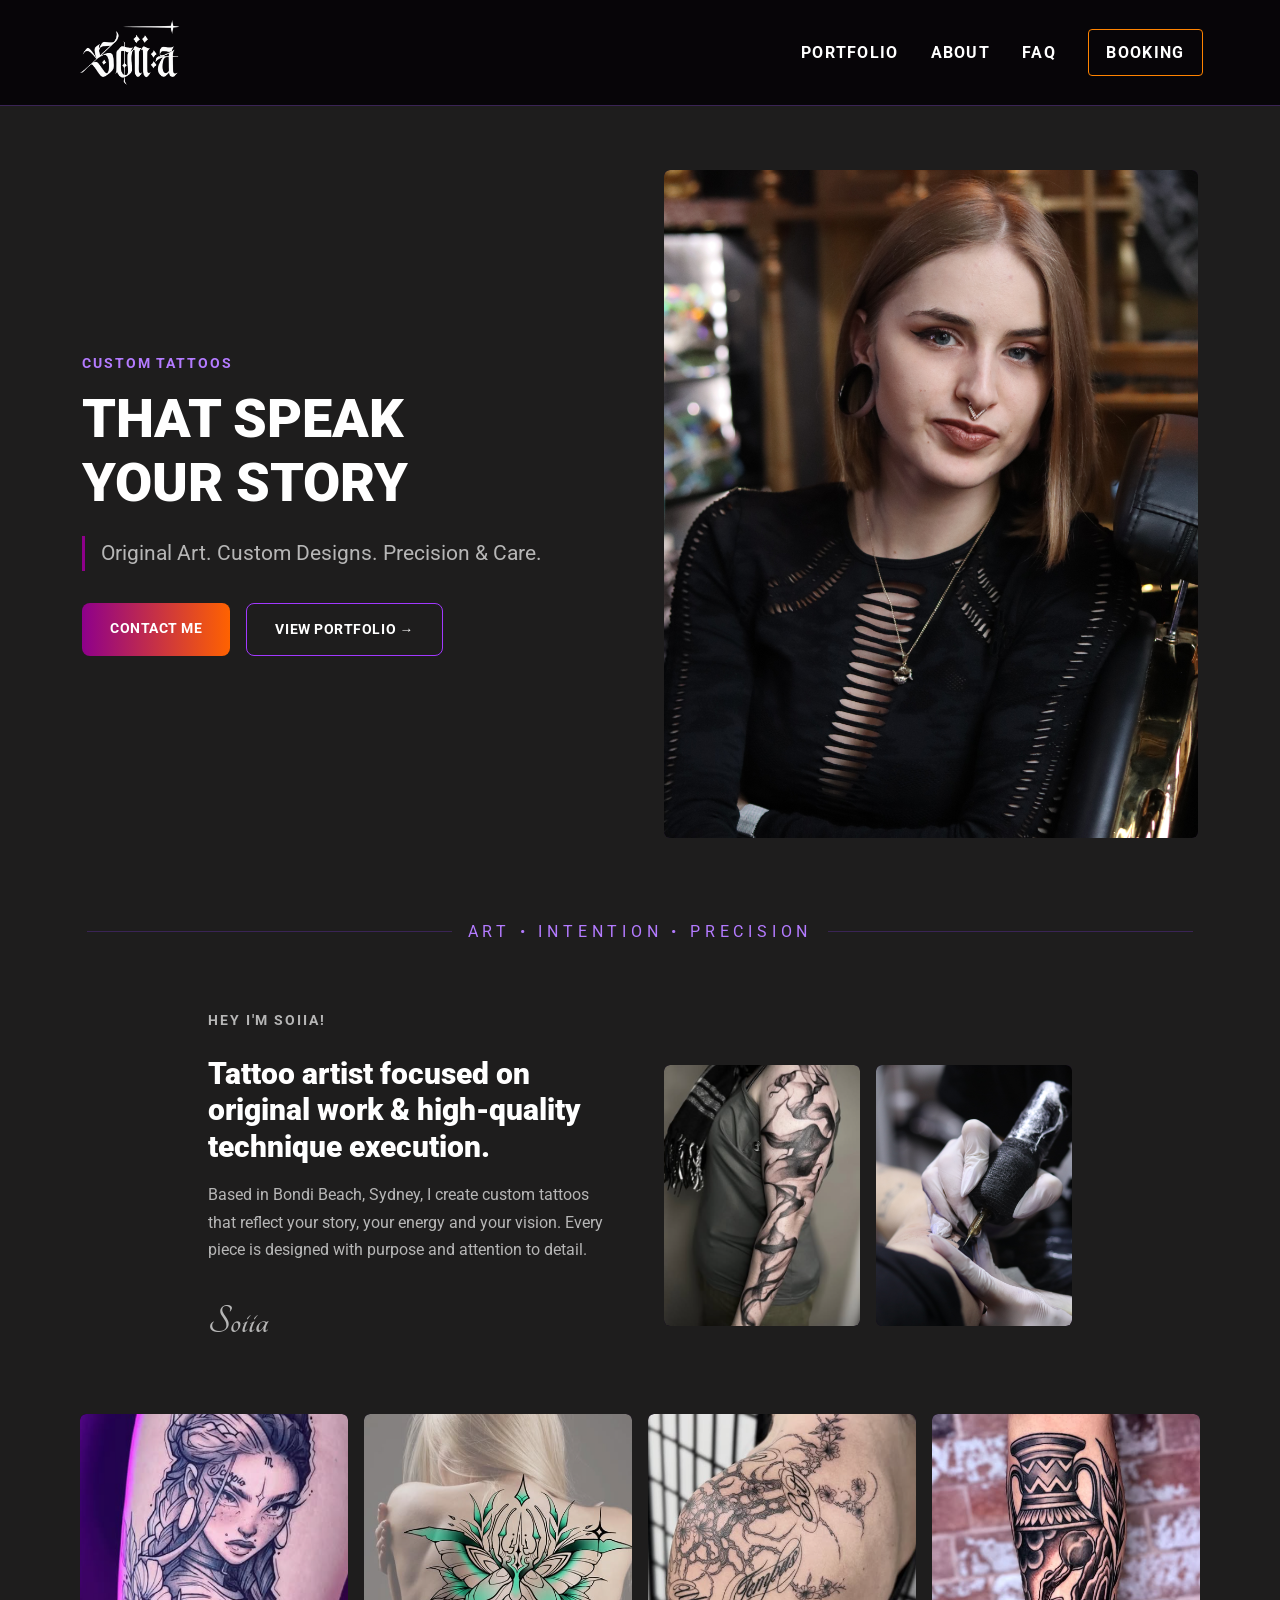
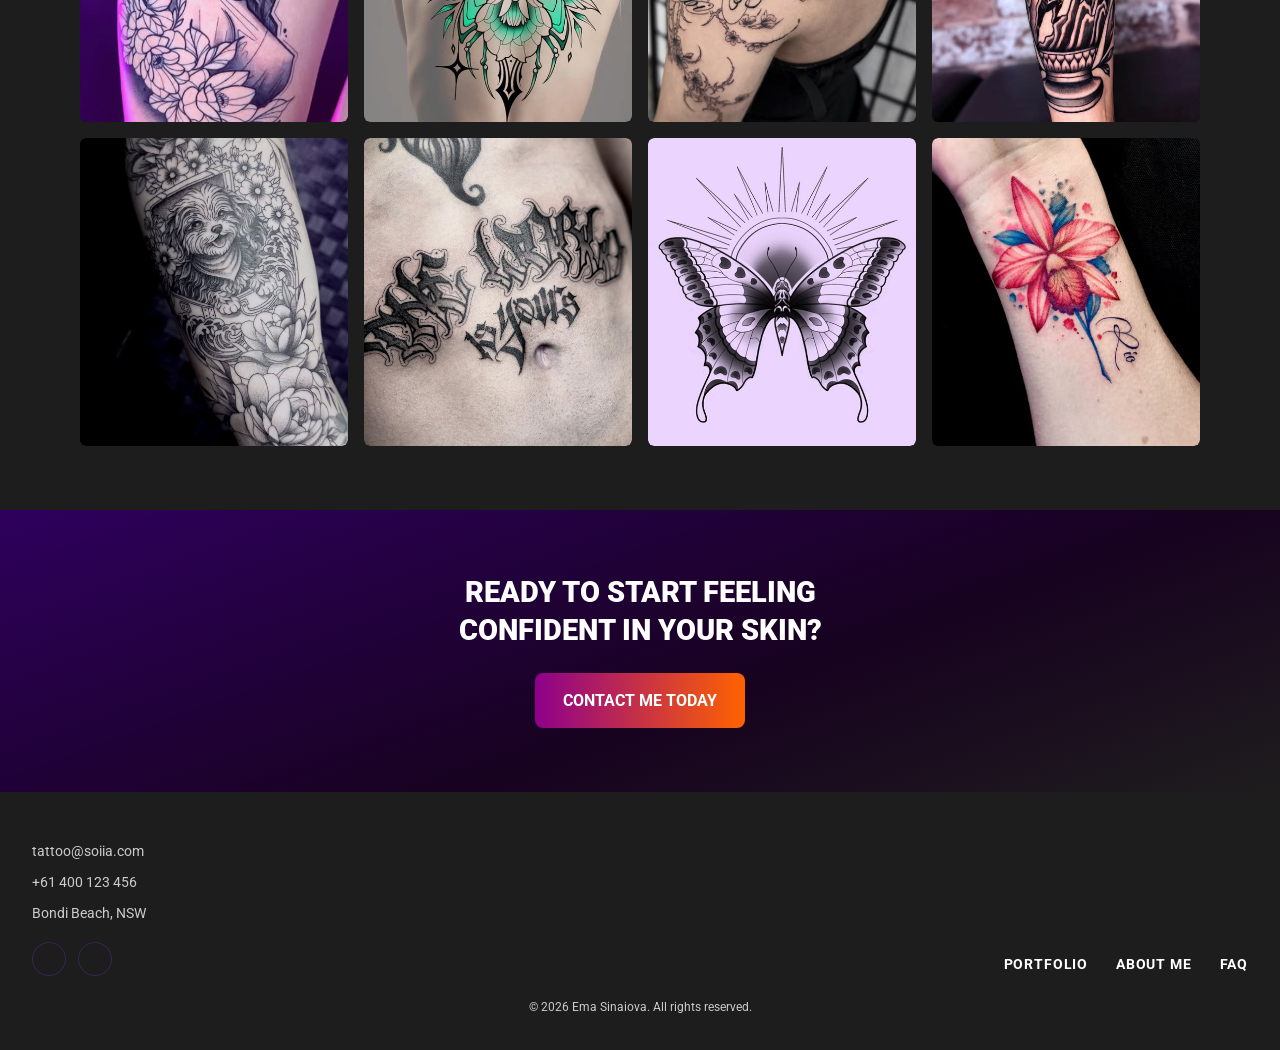
<file: index.html>
<!DOCTYPE html>
<html lang="en">
<head>
  <title>Soiia Tattooartist</title>
    <meta name="viewport" content="width=device-width,initial-scale=1.0">
  <link rel="stylesheet" href="style.css">
</head>




<body>
  <header id="site-header">
  <div class="header-inner">
     
  <a href="index.html">
     <img src="logo.png" class="logo" alt="logo">
  </a>
    <nav class="navigation">
      <a href="#portfolio">Portfolio</a>
      <a href="#about">About</a>
      <a href="booking.html#faq">FAQ</a>
      <a href="booking.html" class="nav-book">Booking</a>
    </nav>
    </div>
</header>


  
 <div class="content" id="hero">
  <div class="hero-text">
    <p class="eyebrow">CUSTOM TATTOOS</p>
    <h1>THAT SPEAK<br>YOUR STORY</h1>
    <p class="hero-sub">Original Art. Custom Designs. Precision & Care.</p>
    <div class="button-row">
      <a href="booking.html" class="btn btn-primary">Contact Me</a>
      <a href="#portfolio" class="btn btn-outline">View Portfolio &rarr;</a>
    </div>
  </div>



  <div class="hero-photo photo-frame">
    <img src="photo1.jpeg" alt="Soiia tattooing a client in the studio" class="frame-img">
  </div>
</div>




<div class="divider-row">
  <div class="divider-line"></div>
  <p>Art &bull; Intention &bull; Precision</p>
  <div class="divider-line"></div>
</div>




  <div class="about" id="about">
  <div class="about-text">
    <p class="eyebrow">Hey I'm Soiia!</p>
    <h2>Tattoo artist focused on original work & high-quality technique execution.</h2>
    <p>
      Based in Bondi Beach, Sydney, I create custom tattoos that reflect
      your story, your energy and your vision. Every piece is
      designed with purpose and attention to detail.
    </p>
    <p class="signature">Soiia</p>
  </div>

  <div class="about-photos">
    <div class="photo-frame">
      <img src="sleeve-fumes.png" alt="Sleeve Fumes" class="frame-img">
    </div>
    <div class="photo-frame">
      <img src="tattoomachine.jpeg" alt="Tattoo Machine" class="frame-img">
    </div>
  </div>
</div>



  <div class="portfolio" id="portfolio">
 
  <div class="gallery-grid">
    <div class="photo-frame">
      <img src="portrait_tattoo.png" alt="Portrait Tattoo" class="frame-img">
    </div>
    <div class="photo-frame">
      <img src="backpiece.png" alt="Backpiece" class="frame-img">
    </div>
    <div class="photo-frame">
      <img src="cyber-tattoo.png" alt="Cyber Tattoo" class="frame-img">
    </div>
    <div class="photo-frame">
      <img src="vase.png" alt="Vase tattoo" class="frame-img">
    </div>
    <div class="photo-frame">
      <img src="dogtattoo.png" alt="Dog Tattoo" class="frame-img">
    </div>
    <div class="photo-frame">
      <img src="belly-tattoo.png" alt="Belly Tattoo" class="frame-img">
    </div>
    <div class="photo-frame">
      <img src="butterfly.png" alt="Butterfly" class="frame-img">
    </div>
    <div class="photo-frame">
      <img src="flower-design.png" alt="Flower Design" class="frame-img">
    </div>
  </div>
</div>





  <div class="cta-banner">
  <h2>READY TO START FEELING<br>CONFIDENT IN YOUR SKIN?</h2>
  <a href="booking.html" class="btn-primary">CONTACT ME TODAY</a>
</div>


  

  
  <footer class="footer">
  <div class="footer-top">
    <div class="footer-brand">
      <p><a href="mailto:tattoo@soiia.com">tattoo@soiia.com</a></p>
      <p><a href="tel:+61400123456">+61 400 123 456</a></p>
      <p>Bondi Beach, NSW</p>

      <div class="footer-social">
        <a href="https://instagram.com/"><i class="fa-brands fa-instagram"></i></a>
        <a href="https://tiktok.com/"><i class="fa-brands fa-tiktok"></i></a>
      </div>
    </div>

    <nav class="footer-links">
      <a href="#portfolio">Portfolio</a>
      <a href="#about">About Me</a>
      <a href="booking.html#faq">FAQ</a>
    </nav>
  </div>

  <div class="footer-bottom">
    &copy; 2026 Ema Sinaiova. All rights reserved.
  </div>
</footer>

</body>
</html>
</file>
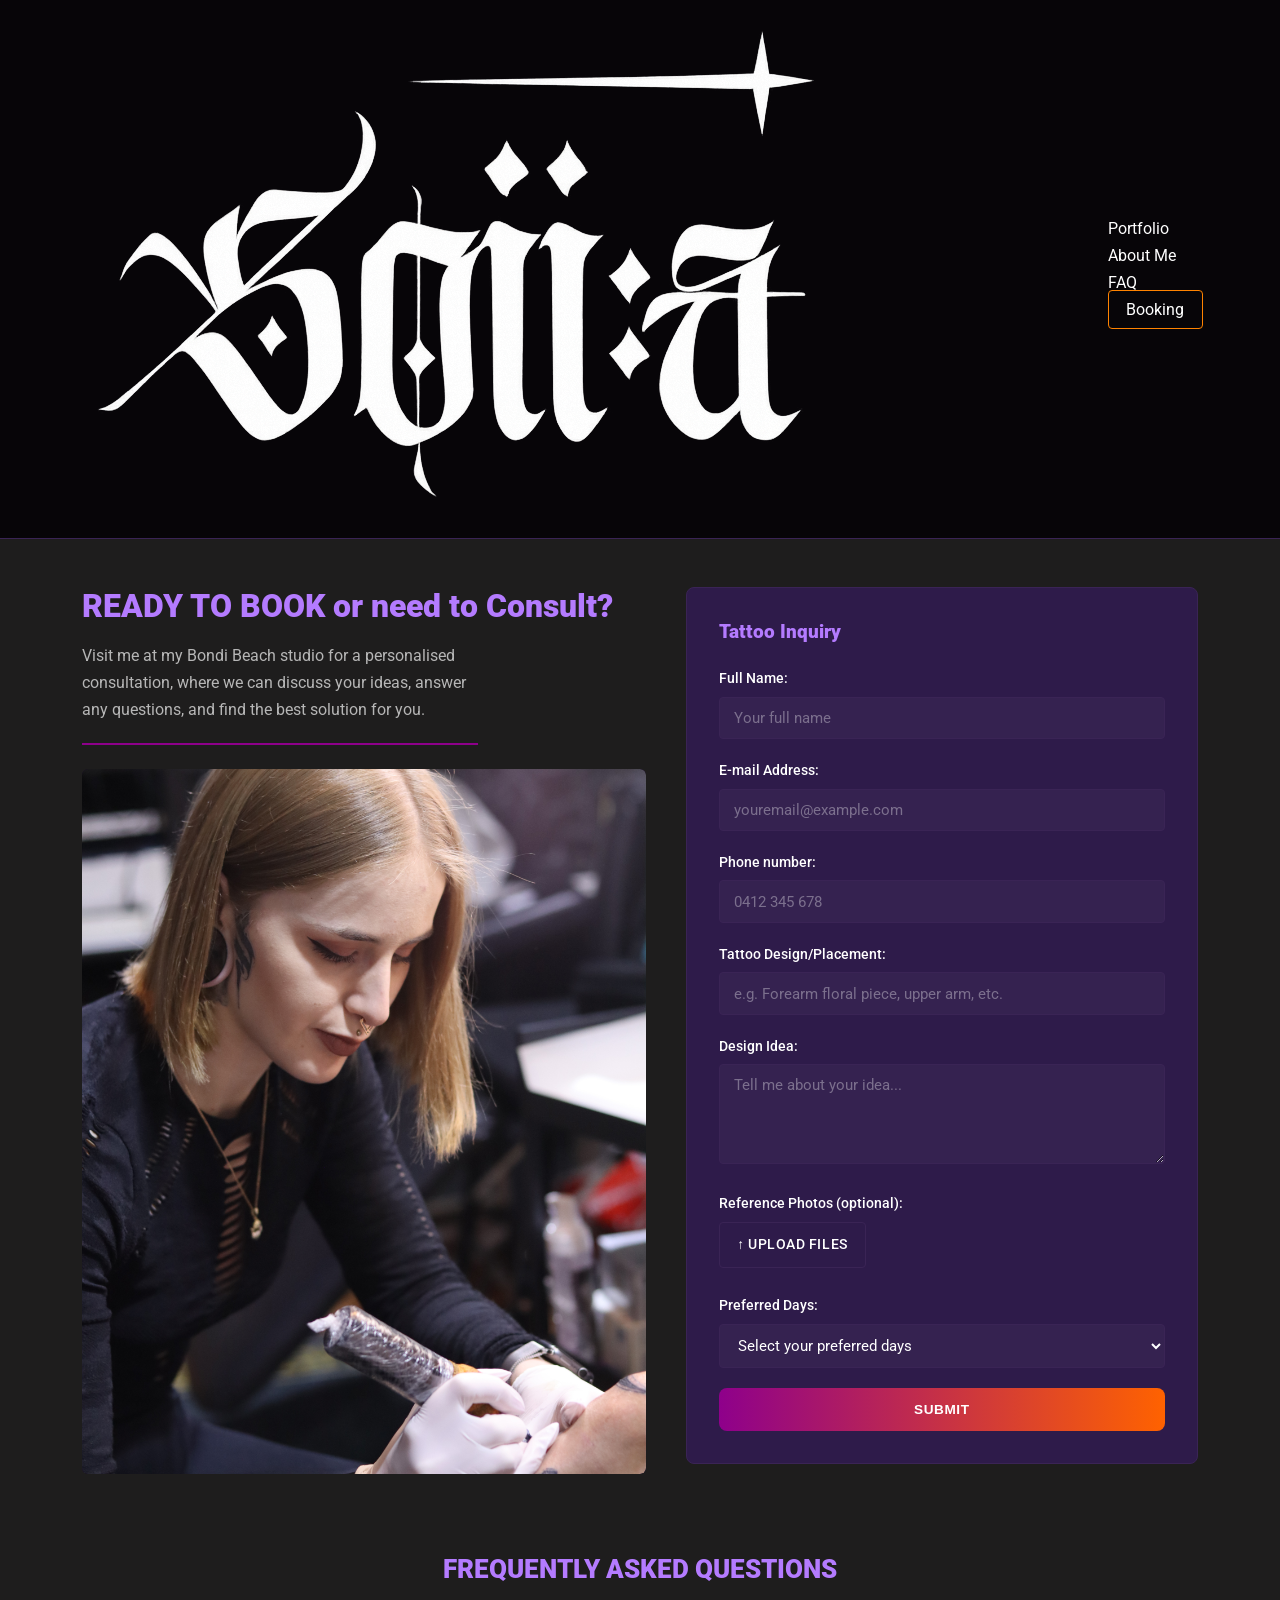
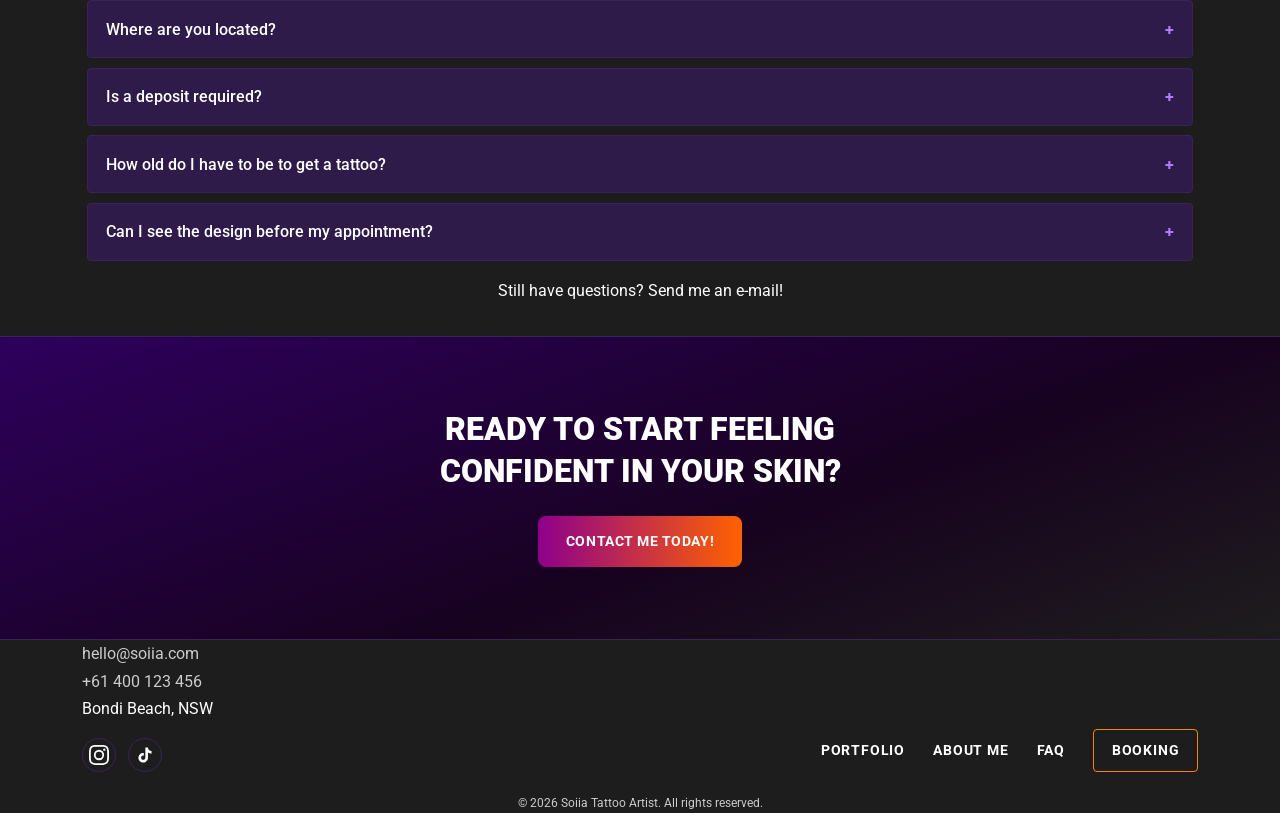
<file: booking.html>
<!DOCTYPE html>
<html lang="en">
<head>
  <meta charset="UTF-8">
  <meta name="viewport" content="width=device-width, initial-scale=1.0">
  <title>Soiia — Booking &amp; Consultation</title>
  <meta name="description" content="Book a tattoo consultation with Soiia, or send an inquiry with your design idea, placement, and preferred days.">
  <link rel="stylesheet" href="style.css">
</head>
<body>

  <header id="site-header">
    <input type="checkbox" id="nav-toggle" class="nav-toggle">

    <div class="header-inner">
      <a href="booking.html" class="logo-word"><img src="logo.png" 
  class="logo-img"></a>

      <nav class="main-nav" aria-label="Primary">
        <ul>
          <li><a href="index.html#portfolio">Portfolio</a></li>
          <li><a href="index.html#about">About Me</a></li>
          <li><a href="#faq">FAQ</a></li>
          <li><a href="booking.html" class="nav-book">Booking</a></li>
        </ul>
      </nav>

      <div class="mobile-controls">
        <a href="booking.html" class="nav-book">Booking</a>
        <label for="nav-toggle" class="hamburger-btn" aria-label="Open menu">&#9776;</label>
      </div>
    </div>

    <div class="mobile-nav-panel">
      <a href="index.html#portfolio">Portfolio</a>
      <a href="index.html#about">About Me</a>
      <a href="#faq">FAQ</a>
    </div>
  </header>


  <section id="booking-columns">
  <div class="wrap">

    <div class="consult-intro">
      <h1>READY TO BOOK or need to Consult?</h1>
      <p>Visit me at my Bondi Beach studio for a personalised consultation, where we can discuss your ideas, answer any questions, and find the best solution for you.</p>
      <div class="hero-photo photo-frame">
        <img src="metattooing.jpeg" alt="Soiia tattooing a client in the studio" class="frame-img">
      </div>
    </div>

    <div class="inquiry-panel">
      <h2>Tattoo Inquiry</h2>
      <form id="booking-form" action="mailto:hello@soiia.com" method="post">
        
        <div class="form-row">
          <label for="full-name">Full Name:</label>
          <input type="text" id="full-name" name="full-name" placeholder="Your full name" required>
        </div>
        <div class="form-row">
          <label for="email">E-mail Address:</label>
          <input type="email" id="email" name="email" placeholder="youremail@example.com" required>
        </div>
        <div class="form-row">
          <label for="phone">Phone number:</label>
          <input type="tel" id="phone" name="phone" placeholder="0412 345 678">
        </div>
        <div class="form-row">
          <label for="placement">Tattoo Design/Placement:</label>
          <input type="text" id="placement" name="placement" placeholder="e.g. Forearm floral piece, upper arm, etc." required>
        </div>
        <div class="form-row">
          <label for="idea">Design Idea:</label>
          <textarea id="idea" name="idea" placeholder="Tell me about your idea..." required></textarea>
        </div>
        <div class="form-row">
          <label for="reference-photos">Reference Photos (optional):</label>
          <label class="file-upload-label" for="reference-photos">&#8593; Upload Files</label>
          <input type="file" id="reference-photos" name="reference-photos" accept="image/*" multiple>
        </div>
        <div class="form-row">
          <label for="preferred-days">Preferred Days:</label>
          <select id="preferred-days" name="preferred-days" required>
            <option value="">Select your preferred days</option>
            <option value="weekday-morning">Weekday mornings</option>
            <option value="weekday-afternoon">Weekday afternoons</option>
            <option value="saturday">Saturday</option>
            <option value="flexible">Flexible / not sure</option>
          </select>
        </div>
        <button type="submit" class="btn btn-primary form-submit">Submit</button>
      </form>
    </div>

  </div>

  <div class="faq-section" id="faq">
    <h2>FREQUENTLY ASKED QUESTIONS</h2>
    <details class="faq-item">
      <summary>Where are you located?</summary>
      <p>The studio is based in Bondi Beach, NSW. Full address details are shared once your consultation is confirmed.</p>
    </details>
    <details class="faq-item">
      <summary>Is a deposit required?</summary>
      <p>Yes — a non-refundable deposit secures your booking once the design and date are confirmed. It's deducted from the final session cost.</p>
    </details>
    <details class="faq-item">
      <summary>How old do I have to be to get a tattoo?</summary>
      <p>You must be 18 or older with valid photo ID. No exceptions, regardless of parental consent.</p>
    </details>
    <details class="faq-item">
      <summary>Can I see the design before my appointment?</summary>
      <p>Yes — final artwork is shared for approval ahead of your session, with time for any small adjustments.</p>
    </details>
    <p class="faq-more">Still have questions? <a href="mailto:hello@soiia.com">Send me an e-mail!</a></p>
  </div>

  <div class="cta-inline">
    <h2>READY TO START FEELING<br>CONFIDENT IN YOUR SKIN?</h2>
    <a href="mailto:hello@soiia.com" class="btn btn-primary">Contact Me Today!</a>
  </div>

</section>
 <footer id="site-footer">
    <div class="wrap">
      <div class="footer-top">
        <div class="footer-brand">
          <ul class="footer-contact">
            <li><a href="mailto:hello@soiia.com">hello@soiia.com</a></li>
            <li><a href="tel:+61400123456">+61 400 123 456</a></li>
            <li>Bondi Beach, NSW</li>
          </ul>
          <div class="footer-social">
            <a href="https://instagram.com/soiia" class="social-icon" aria-label="Instagram" target="_blank" rel="noopener">
              <svg viewBox="0 0 24 24" width="20" height="20" fill="currentColor">
                <path d="M12 2.163c3.204 0 3.584.012 4.85.07 3.252.148 4.771 1.691 4.919 4.919.058 1.265.069 1.645.069 4.849 0 3.205-.012 3.584-.069 4.849-.149 3.225-1.664 4.771-4.919 4.919-1.266.058-1.644.07-4.85.07-3.204 0-3.584-.012-4.849-.07-3.26-.149-4.771-1.699-4.919-4.92-.058-1.265-.07-1.644-.07-4.849 0-3.204.013-3.583.07-4.849.149-3.227 1.664-4.771 4.919-4.919 1.266-.057 1.645-.069 4.849-.069zm0-2.163c-3.259 0-3.667.014-4.947.072-4.358.2-6.78 2.618-6.98 6.98-.059 1.281-.073 1.689-.073 4.948 0 3.259.014 3.668.072 4.948.2 4.358 2.618 6.78 6.98 6.98 1.281.058 1.689.072 4.948.072 3.259 0 3.668-.014 4.948-.072 4.354-.2 6.782-2.618 6.979-6.98.059-1.28.073-1.689.073-4.948 0-3.259-.014-3.667-.072-4.947-.196-4.354-2.617-6.78-6.979-6.98-1.281-.059-1.69-.073-4.949-.073zm0 5.838a6.162 6.162 0 1 0 0 12.324 6.162 6.162 0 0 0 0-12.324zm0 10.162a4 4 0 1 1 0-8 4 4 0 0 1 0 8zm6.406-11.845a1.44 1.44 0 1 0 0 2.881 1.44 1.44 0 0 0 0-2.881z"/>
              </svg>
            </a>
            <a href="https://tiktok.com/@soiia" class="social-icon" aria-label="TikTok" target="_blank" rel="noopener">
              <svg viewBox="0 0 24 24" width="20" height="20" fill="currentColor">
                <path d="M16.6 5.82s.51.5 0 0A4.278 4.278 0 0 1 15.54 3h-3.09v12.4a2.592 2.592 0 0 1-2.59 2.5c-1.42 0-2.6-1.16-2.6-2.6 0-1.72 1.66-3.01 3.37-2.48V9.66c-3.45-.46-6.47 2.22-6.47 5.64 0 3.33 2.76 5.7 5.69 5.7 3.14 0 5.69-2.55 5.69-5.7V9.01a7.35 7.35 0 0 0 4.3 1.38V7.3s-1.88.09-3.24-1.48z"/>
              </svg>
            </a>
          </div>
        </div>

        <nav class="footer-links" aria-label="Footer">
          <a href="index.html#portfolio">Portfolio</a>
          <a href="index.html#about">About Me</a>
          <a href="#faq">FAQ</a>
          <a href="booking.html" class="nav-book">Booking</a>
        </nav>
      </div>

      <div class="footer-bottom">
        &copy; 2026 Soiia Tattoo Artist. All rights reserved.
      </div>
    </div>
  </footer>

</body>
</html>
</file>
<file: style.css>
@import url('https://fonts.googleapis.com/css2?family=Pirata+One&family=Tangerine:wght@700&family=Roboto:wght@400;500;700;900&display=swap');

:root {
  --bg: #1e1d1d;
  --panel: #2e1b4a;
  --panel-border: #3a2455;
  --ink: #2E005D;
  --indigo: #5C008B;
  --magenta: #8E008B;
  --orange: #FF8300;
  --blaze: #FF6200;
  --accent: #b47bff;  
  --white: #FFFFFF;
  --muted: rgba(255,255,255,0.68);
  --gradient-cta: linear-gradient(90deg, var(--magenta), var(--blaze));
  --gradient-banner: linear-gradient(160deg, var(--ink) 0%, #17021f 60%, var(--bg) 100%);
}

* { box-sizing: border-box; margin: 0; padding: 0; }
html { scroll-behavior: smooth; }

body {
  background: var(--bg);
  color: var(--white);
  font-family: 'Roboto', sans-serif;
  line-height: 1.7;
}

h1, h2, h3, h4 { font-weight: 900; line-height: 1.2; }

a { color: var(--white); text-decoration: none; }
a:hover, a:focus-visible { color: var(--accent); }
a:focus-visible, button:focus-visible, input:focus-visible,
textarea:focus-visible, select:focus-visible, summary:focus-visible {
  outline: 2px solid var(--orange);
  outline-offset: 3px;
}

ul { list-style: none; }
img, svg { display: block; max-width: 100%; }

.wrap {
  max-width: 1180px;
  margin: 0 auto;
  padding: 0 2rem;
}

.eyebrow {
  color: var(--accent);
  font-size: 0.85rem;
  font-weight: 700;
  letter-spacing: 0.14em;
  text-transform: uppercase;
  margin-bottom: 0.75rem;
}

.sparkle { color: var(--accent); display: inline-block; }

/* Photo placeholders */
.photo-frame {
  background: repeating-linear-gradient(135deg, #150a20, #150a20 10px, #1c0e2b 10px, #1c0e2b 20px);
  border-radius: 6px;
  display: flex;
  align-items: center;
  justify-content: center;
  text-align: center;
  color: var(--muted);
  min-height: 130px;
}

.frame-img {
  width: 100%;
  height: 100%;
  object-fit: cover;
  border-radius: 6px;
}

.gallery-grid {
  max-width: 1120px;
  margin: 0 auto;
}
/* Header */
#site-header {
  position: sticky;
  top: 0;
  z-index: 20;
  background: rgba(6,4,7,0.92);
  backdrop-filter: blur(6px);
  border-bottom: 1px solid var(--panel-border);
}

.header-inner {
  max-width: 1190px;
  margin: 0 auto;
  padding: 1.1rem 2rem;
  display: flex;
  align-items: center;
  justify-content: space-between;
}


.logo {
  height: 70px;
  width: auto;
  display: block;
}

.navigation {
  display: flex;
  align-items: center;
  gap: 2rem;
}

.navigation a {
  font-size: 1rem;
  font-weight: 700;
  letter-spacing: 0.08em;
  text-transform: uppercase;
  color: var(--white);
}

.nav-book {
  border: 1px solid var(--orange);
  border-radius: 4px;
  padding: 0.55rem 1.1rem ;
}

.nav-book:hover { color: var(--white); background: var(--gradient-cta); }

/* mobile-only controls*/
.mobile-controls, .nav-toggle, .mobile-nav-panel { display: none; }

/*Hero*/
#hero {
  display: grid;
  grid-template-columns: 1fr 1fr;
  gap: 3rem;
  align-items: center;
  padding-top: 4rem;
  padding-bottom: 3rem;
  max-width: 1180px;
  margin: 0 auto;
  padding-left: 2rem;
  padding-right: 2rem;
}

#hero h1 {
  font-size: clamp(2.2rem, 4.2vw, 3.4rem);
  margin-bottom: 1.25rem;
}

.hero-sub {
  border-left: 3px solid var(--magenta);
  padding-left: 1rem;
  color: var(--muted);
  font-size: 1.30rem;
  max-width: 40ch;
  margin-bottom: 2rem;
}

.button-row { display: flex; gap: 1rem; flex-wrap: wrap; }

.btn {
  display: inline-flex;
  align-items: center;
  gap: 0.4rem;
  padding: 0.85rem 1.6rem;
  border-radius: 5px;
  font-weight: 700;
  font-size: 0.85rem;
  letter-spacing: 0.04em;
  text-transform: uppercase;
}

.btn-primary {
    display: inline-block;
    padding: 14px 28px;
    background: linear-gradient(90deg, #a239ff, #ff6a3d);
    color: white;
    text-decoration: none;
    font-weight: bold;
    border-radius: 8px;
}

.btn-outline {
    display: inline-block;
    padding: 14px 28px;
    background-color: transparent;
    color: white;
    text-decoration: none;
    font-weight: bold;
    border: 1px solid #a239ff;
    border-radius: 8px;
}

.hero-photo.photo-frame { aspect-ratio: 4 / 5; }

.divider-row {
  display: flex;
  align-items: center;
  justify-content: center;
  gap: 1rem;
  padding: 2rem 0;
  color: #b47bff;
  font-size: 1rem;
  letter-spacing: 0.3em;
  text-transform: uppercase;
}

.divider-line {
  flex: 1;
  max-width: 365px;
  height: 1px;
  background-color: #3a2455;
}
#about {
  display: grid;
  grid-template-columns: 1fr 1fr;
  gap: 3rem;
  align-items: center;
  padding-bottom: 4rem;
}

#about {
  display: grid;
  grid-template-columns: 1fr 1fr;
  gap: 3rem;
  align-items: center;
  padding: 2rem 13rem;
}

#about h2 {
  font-size: 28px;
  margin-bottom: 1rem;
}

#about p {
  color: #cccccc;
  margin-bottom: 1.5rem;
}

.signature {
  font-size: 2rem;
  color: #b47bff;
}

.about-photos {
  display: grid;
  grid-template-columns: 1fr 1fr;
  gap: 1rem;
}

.photo-frame {
  border-radius: 6px;
  overflow: hidden;
}

.frame-img {
  width: 100%;
  height: 100%;
  object-fit: cover;
  display: block;
}

#about h2 { font-size: clamp(1.4rem, 2.6vw, 1.9rem); margin-bottom: 1rem; }
#about p { color: var(--muted); max-width: 48ch; margin-bottom: 1.5rem; }

.signature {
  font-family: 'Tangerine', cursive;
  font-size: 2.6rem;
  font-weight: 700;
  color: var(--accent);
  display: inline-flex;
  align-items: center;
  gap: 0.4rem;
}

.about-photos {
  display: grid;
  grid-template-columns: 1fr 1fr;
  gap: 1rem;
}

.about-photos .photo-frame { aspect-ratio: 3 / 4; }

/* Portfolio gallery*/
#portfolio { padding-bottom: 4rem; }

.gallery-grid {
  display: grid;
  grid-template-columns: repeat(4, 1fr);
  gap: 1rem;
}

.gallery-grid .photo-frame { aspect-ratio: 1 / 1.15; }

/*CTA banner*/



.cta-banner {
  background: linear-gradient(160deg, #2E005D 0%, #17021f 60%, #1e1d1d 100%);
  text-align: center;
  padding: 4rem 2rem;
}

.cta-banner h2 {
  color: #ffffff;
  font-size: 1.8rem;
  margin-bottom: 1.5rem;
  line-height: 1.3;
}

.btn-primary {
  display: inline-block;
  padding: 14px 28px;
  background: linear-gradient(90deg, #8E008B, #FF6200);
  color: white;
  text-decoration: none;
  font-weight: bold;
  border-radius: 8px;
}

/* Footer */
.footer {
  padding: 3rem 2rem 2rem;
}

.footer-top {
  display: flex;
  justify-content: space-between;
  align-items: flex-end;
  flex-wrap: wrap;
  gap: 1.5rem;
}

.footer-brand p {
  color: #cccccc;
  font-size: 0.9rem;
  margin-bottom: 0.4rem;
}

.footer-brand a {
  color: #cccccc;
  text-decoration: none;
}

.footer-brand a:hover {
  color: #b47bff;
}

.footer-social {
  display: flex;
  gap: 0.75rem;
  margin-top: 1rem;
}

.footer-social a {
  width: 34px;
  height: 34px;
  border: 1px solid #3a2455;
  border-radius: 50%;
  display: flex;
  align-items: center;
  justify-content: center;
  color: #ffffff;
  font-size: 16px;
}

.footer-social a:hover {
  border-color: #b47bff;
  color: #b47bff;
}

.footer-links {
  display: flex;
  gap: 1.75rem;
  align-items: center;
  flex-wrap: wrap;
}

.footer-links a {
  color: #ffffff;
  text-decoration: none;
  font-size: 0.85rem;
  font-weight: 700;
  letter-spacing: 0.06em;
  text-transform: uppercase;
}

.footer-bottom {
  padding: 1.25rem 0 0;
  text-align: center;
  font-size: 0.78rem;
  color: #cccccc;
}
/* ---------- Booking page: two-column layout ---------- */
#booking-columns .wrap {
  display: grid;
  grid-template-columns: 1.1fr 1fr;
  grid-template-areas: "intro form";
  gap: 2.5rem;
  align-items: start;
  padding-top: 3rem;
  padding-bottom: 3rem;
}

.consult-intro { grid-area: intro; }
.inquiry-panel { grid-area: form; }

.consult-intro h1 {
  color: var(--accent);
  font-size: clamp(1.4rem, 2.8vw, 2rem);
  margin-bottom: 1rem;
}

.consult-intro > p {
  color: var(--muted);
  border-bottom: 2px solid var(--magenta);
  padding-bottom: 1.25rem;
  margin-bottom: 1.5rem;
  max-width: 44ch;
}

.consult-photo.photo-frame { aspect-ratio: 3 / 4; }

/* FAQ */
#faq {
  max-width: 1170px;
  width: 100%;
  margin: 2rem auto;
  padding: 0 2rem;
  box-sizing: border-box;
}

#faq h2 {
  color: var(--accent);
  font-size: 1.6rem;
  margin-bottom: 1rem;
  text-align: center;
}

.faq-item {
  border: 1px solid var(--panel-border);
  border-radius: 4px;
  margin-bottom: 0.6rem;
  background: var(--panel);
  width: 100%;
  box-sizing: border-box;
}

.faq-item summary {
  list-style: none;
  cursor: pointer;
  padding: 0.9rem 1.1rem;
  display: flex;
  justify-content: space-between;
  align-items: center;
  font-size: 1rem;
  font-weight: 500;
}

.faq-item summary::-webkit-details-marker { display: none; }

.faq-item summary::after {
  content: '+';
  color: var(--accent);
  font-weight: 700;
}

.faq-item[open] summary::after { content: '\2013'; }

.faq-item p {
  padding: 0 1.1rem 1rem;
  color: var(--muted);
  font-size: 0.9rem;
}

.faq-more {
  text-align: center;
  margin-top: 1rem;
  font-size: 1rem;
}

/* CTA banner */
.cta-inline {
  width: 100%;
  margin-top: 2rem;
  padding: 4.5rem 1.5rem;
  box-sizing: border-box;
  background: var(--gradient-banner);
  border-top: 1px solid var(--panel-border);
  border-bottom: 1px solid var(--panel-border);
  text-align: center;
}

.cta-inline h2 {
  font-size: 2rem;
  margin-bottom: 1.5rem;
  line-height: 1.3;
}

/* Inquiry form */
.inquiry-panel {
  background: var(--panel);
  border: 1px solid var(--panel-border);
  border-radius: 8px;
  padding: 2rem;
}

.inquiry-panel h2 { color: var(--accent); font-size: 1.2rem; margin-bottom: 1.5rem; }

#booking-form { display: grid; gap: 1.25rem; }

.form-row label {
  display: block;
  font-size: 0.85rem;
  font-weight: 500;
  margin-bottom: 0.4rem;
}

.form-row input,
.form-row select,
.form-row textarea {
  width: 100%;
  font-family: 'Roboto', sans-serif;
  font-size: 0.95rem;
  padding: 0.7rem 0.9rem;
  border-radius: 4px;
  border: 1px solid var(--panel-border);
  background: rgba(255,255,255,0.03);
  color: var(--white);
}

.form-row textarea { resize: vertical; min-height: 100px; }

.form-row input::placeholder,
.form-row textarea::placeholder { color: rgba(255,255,255,0.35); }

.file-upload-label {
  display: inline-flex;
  align-items: center;
  gap: 0.5rem;
  border: 1px solid var(--panel-border);
  border-radius: 4px;
  padding: 0.65rem 1.1rem;
  font-size: 0.85rem;
  font-weight: 700;
  letter-spacing: 0.04em;
  text-transform: uppercase;
  cursor: pointer;
  width: fit-content;
}

.file-upload-label:hover { border-color: var(--accent); color: var(--accent); }
.form-row input[type="file"] { position: absolute; width: 1px; height: 1px; overflow: hidden; clip: rect(0,0,0,0); }

.form-note { font-size: 0.8rem; color: var(--muted); }

.form-submit {
  border: none;
  cursor: pointer;
  width: 100%;
  justify-content: center;
}

/* Responsive */
@media (max-width: 900px) {
  .navigation, .header-inner .nav-book { display: none; }
  .mobile-controls { display: flex; align-items: center; gap: 0.75rem; }
  .mobile-controls .nav-book { display: inline-flex; }

#nav-toggle {
  border: 1px solid var(--panel-border);
  border-radius: 4px;
  padding: 0.5rem 0.7rem;
  font-size: 1rem;
  cursor: pointer;
  color: var(--white);
}

  .mobile-nav-panel {
    display: none;
    flex-direction: column;
    gap: 0.25rem;
    padding: 1rem 2rem 1.25rem;
    border-top: 1px solid var(--panel-border);
  }

  .mobile-nav-panel a {
    padding: 0.6rem 0;
    font-size: 0.9rem;
    font-weight: 700;
    letter-spacing: 0.06em;
    text-transform: uppercase;
    border-bottom: 1px solid var(--panel-border);
  }

  #hero .wrap { grid-template-columns: 1fr; padding-top: 2.5rem; }
  #hero .wrap { display: flex; flex-direction: column; }
  .hero-photo { order: -1; margin-bottom: 2rem; }

  #about .wrap { grid-template-columns: 1fr; }
  .about-photos { grid-template-columns: 1fr 1fr; }

  .gallery-grid { grid-template-columns: 1fr 1fr; }

  #booking-columns .wrap {
    grid-template-columns: 1fr;
    grid-template-areas:
      "intro"
      "form"
      "faq"
      "cta";
  }

  .footer-top { flex-direction: column; align-items: flex-start; }
}

@media (max-width: 480px) {
  .wrap, .header-inner { padding-left: 1.25rem; padding-right: 1.25rem; }
  .gallery-grid { grid-template-columns: 1fr 1fr; gap: 0.6rem; }
  .about-photos { grid-template-columns: 1fr 1fr; gap: 0.6rem; }
}

@media (prefers-reduced-motion: reduce) {
  html { scroll-behavior: auto; }
}

#portfolio h2 {
  text-align: center;
  font-size: 1.8rem;
  margin-bottom: 2rem;
  color: #ffffff;
}
</file>
